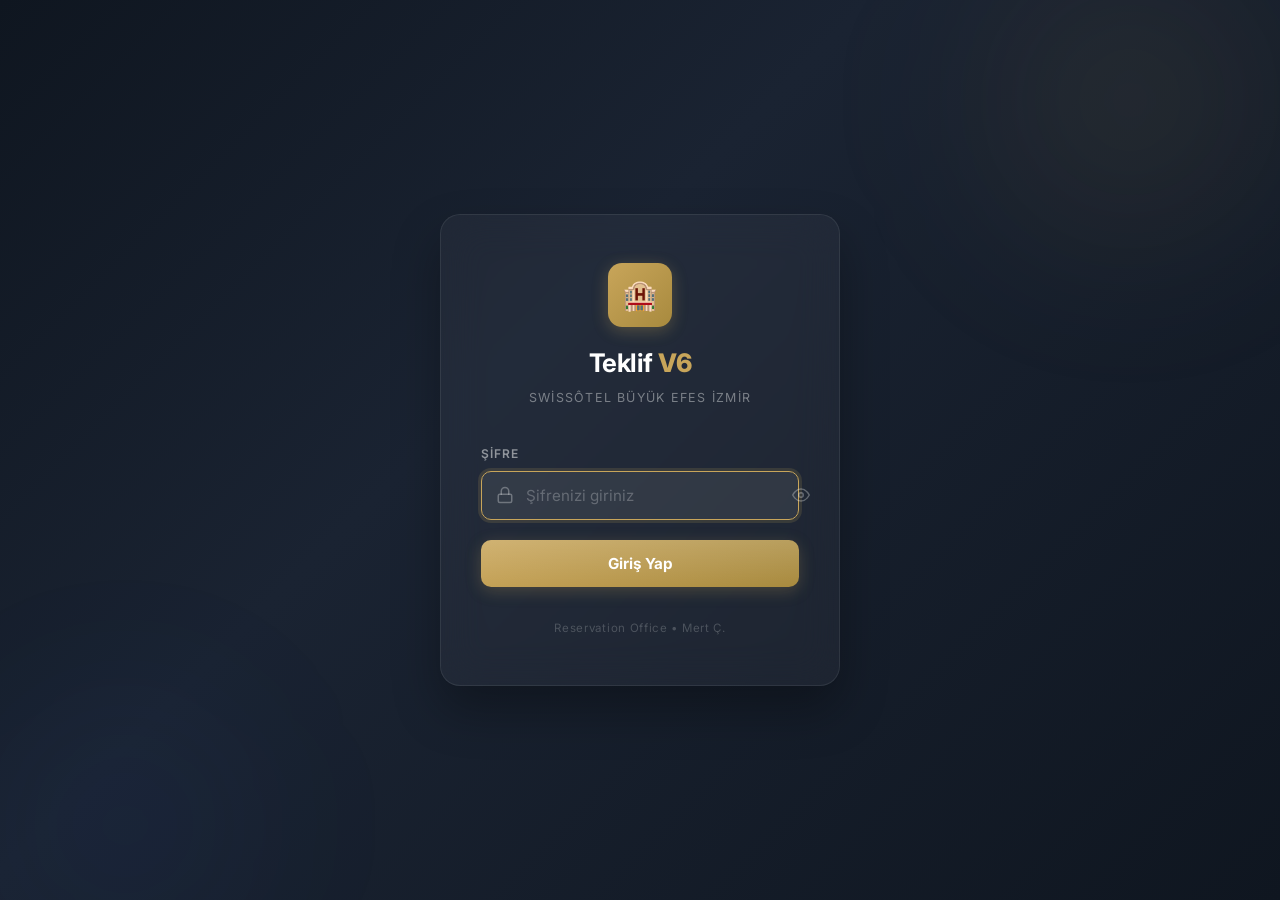
<file: index.html>
<!DOCTYPE html>
<html lang="tr">

<head>
    <meta charset="UTF-8">
    <meta name="viewport" content="width=device-width, initial-scale=1.0">
    <meta name="description" content="Swissôtel Büyük Efes İzmir - Profesyonel Teklif Oluşturucu">
    <title>Teklif V6 — Swissôtel Büyük Efes İzmir</title>
    <link rel="preconnect" href="https://fonts.googleapis.com">
    <link rel="preconnect" href="https://fonts.gstatic.com" crossorigin>
    <link
        href="https://fonts.googleapis.com/css2?family=Inter:wght@400;500;600;700;800&family=Lora:ital,wght@0,400;0,600;0,700;1,400&display=swap"
        rel="stylesheet">
    <link rel="stylesheet" href="styles.css">
</head>

<body>

    <!-- ===== Login Screen ===== -->
    <div class="login-overlay" id="loginOverlay">
        <div class="login-bg-glow login-glow-1"></div>
        <div class="login-bg-glow login-glow-2"></div>
        <div class="login-card">
            <div class="login-logo">
                <div class="login-logo-icon">🏨</div>
                <h1>Teklif <span>V6</span></h1>
                <p>Swissôtel Büyük Efes İzmir</p>
            </div>
            <div class="login-form">
                <label for="loginPassword">Şifre</label>
                <div class="login-input-wrapper">
                    <svg class="login-lock-icon" viewBox="0 0 24 24" fill="none" stroke="currentColor" stroke-width="2"
                        stroke-linecap="round" stroke-linejoin="round">
                        <rect x="3" y="11" width="18" height="11" rx="2" />
                        <path d="M7 11V7a5 5 0 0 1 10 0v4" />
                    </svg>
                    <input type="password" id="loginPassword" placeholder="Şifrenizi giriniz" autocomplete="off">
                    <button type="button" id="togglePassword" class="toggle-pw-btn" title="Şifreyi göster">
                        <svg id="eyeIcon" viewBox="0 0 24 24" fill="none" stroke="currentColor" stroke-width="2"
                            stroke-linecap="round" stroke-linejoin="round">
                            <path d="M1 12s4-8 11-8 11 8 11 8-4 8-11 8-11-8-11-8z" />
                            <circle cx="12" cy="12" r="3" />
                        </svg>
                    </button>
                </div>
                <div class="login-error" id="loginError">Şifre hatalı. Lütfen tekrar deneyiniz.</div>
                <button type="button" id="loginBtn" class="login-submit-btn">Giriş Yap</button>
            </div>
            <div class="login-footer">Reservation Office &bull; Mert Ç.</div>
        </div>
    </div>

    <!-- ===== Header ===== -->
    <header class="app-header">
        <div class="header-inner">
            <div class="logo-group">
                <div class="logo-icon">🏨</div>
                <div class="logo-text">
                    <h1>Teklif <span>V6</span></h1>
                    <p>Swissôtel Büyük Efes İzmir</p>
                </div>
            </div>
            <nav class="tab-nav" id="tabNav">
                <button class="tab-btn active" data-tab="tr" id="tab-tr">
                    <span class="flag">🇹🇷</span> TR Teklif
                </button>
                <button class="tab-btn" data-tab="en" id="tab-en">
                    <span class="flag">🇬🇧</span> ENG Offer
                </button>
            </nav>
        </div>
    </header>

    <!-- ===== Main Content ===== -->
    <main class="app-main">

        <!-- ====== TR SECTION ====== -->
        <section id="tr-section" class="tab-content active">
            <div class="content-grid">

                <!-- Proposal Letter -->
                <div class="proposal-card">
                    <div class="card-toolbar">
                        <h2><span class="icon">📋</span> Teklif Metni</h2>
                        <button class="copy-btn" id="trCopyBtn" title="Metni kopyala">
                            <svg viewBox="0 0 24 24" fill="none" stroke="currentColor" stroke-width="2"
                                stroke-linecap="round" stroke-linejoin="round">
                                <rect x="9" y="9" width="13" height="13" rx="2" />
                                <path d="M5 15H4a2 2 0 0 1-2-2V4a2 2 0 0 1 2-2h9a2 2 0 0 1 2 2v1" />
                            </svg>
                            <span>Kopyala</span>
                        </button>
                    </div>
                    <div class="proposal-body" id="tr-proposal">
                        <p>Merhabalar<span id="tr_nameSpan" class="dynamic-value"></span>,</p>
                        <p>Öncelikle Swissôtel Büyük Efes İzmir'e gösterdiğiniz ilgiye çok teşekkür ederiz.</p>
                        <p><span id="tr_girisDate" class="dynamic-value">x.x.25</span> giriş tarihli <span
                                id="tr_cikisDate" class="dynamic-value">x.x.25</span> çıkış tarihli talebiniz için
                            müsaitlik mevcut olup, konaklamanız için misafirlerimize öncelikle aşağıdaki oda tiplerini
                            önerebiliriz.</p>

                        <!-- Price Type Banners -->
                        <div id="tr_nonrefSection" class="info-banner nonref">
                            Size sunulan fiyatlar en uygun fiyatlardır ve ön
                            ödemeli, iptal edilemeyen, iade edilemeyen ve değiştirilemeyen fiyatlardır. Fiyatlarımız
                            sabit değildir, teklifimiz gün sonuna kadar geçerlidir.
                        </div>
                        <div id="tr_flexSection" class="info-banner flex">
                            Size sunulan fiyatlar, en uygun fiyatlardır ve giriş
                            tarihinden bir gün öncesine kadar iptal, iade ve değişiklik yapılabilen fiyatlardır.
                        </div>
                        <div id="tr_corporateSection" class="info-banner corporate">
                            Giriş gününe 24 saat kala (1 gün) iptal ve değişiklik
                            hakkı mevcut, flexible(esnek) ve şirketinize özel fiyatlardır.
                        </div>

                        <div class="commission-note">
                            Net fiyat üzerinden <strong>%10 komisyonunuz</strong> mevcuttur.<br>
                            İkinci kişi farkı KDV hariç <strong>20 / 15 / 45 Euro</strong>'dur.
                        </div>

                        <!-- Table 1: Standard Rooms -->
                        <table class="proposal-table">
                            <thead>
                                <tr>
                                    <th>Oda ve Suit Tiplerimiz</th>
                                    <th>m²</th>
                                    <th>Tek Kişi (Tek Gece)</th>
                                </tr>
                            </thead>
                            <tbody>
                                <tr>
                                    <td>Klasik Cadde Manzaralı Oda</td>
                                    <td><span class="m2-badge">27 m²</span></td>
                                    <td><span id="tr_priceKlasik" class="price-value">150</span> <span
                                            class="price-suffix">EUR · %5 servis bedeli, %12 vergiler hariç, kahvaltı
                                            dahil</span></td>
                                </tr>
                                <tr>
                                    <td>Advantage Bahçe Manzaralı Oda</td>
                                    <td><span class="m2-badge">27 m²</span></td>
                                    <td><span id="tr_priceAdvantage" class="price-value">175</span> <span
                                            class="price-suffix">EUR · %5 servis bedeli, %12 vergiler hariç, kahvaltı
                                            dahil</span></td>
                                </tr>
                            </tbody>
                        </table>

                        <p>Aşağıdaki odalar, klasik odalara göre konum olarak ana binaya daha yakındır. Odalarda hem duş
                            hem de küvet mevcuttur. Süitlerde ise jakuzi özellikli küvet mevcuttur.</p>

                        <div class="lounge-info">
                            <p>Executive veya süit oda almanız halinde <strong>Executive Lounge</strong> hizmetinden
                                ücretsiz faydalanabilirsiniz. <strong style="color:var(--color-danger);">8 yaş altı
                                    çocuk kabul edilmemektedir.</strong></p>
                            <p style="margin-top:10px;"><strong>Executive Lounge'da</strong> 07:00 – 10:00 arasında
                                kahvaltı, 14:00 – 17:00 arasında çay saati, 18:00 – 20:00 saatlerinde ise yerli alkol ve
                                alkolsüz içeceklerle birlikte 2 çeşit akşam yemeği büfesi mevcuttur.</p>
                        </div>

                        <!-- Table 2: Executive & Suites -->
                        <table class="proposal-table">
                            <thead>
                                <tr>
                                    <th>Oda ve Suit Tiplerimiz</th>
                                    <th>m²</th>
                                    <th>Tek Kişi (Tek Gece)</th>
                                </tr>
                            </thead>
                            <tbody>
                                <tr>
                                    <td>Executive Cadde Manzaralı Oda</td>
                                    <td><span class="m2-badge">27 m²</span></td>
                                    <td><span id="tr_priceExecCadde" class="price-value">250</span> <span
                                            class="price-suffix">EUR · %5 servis bedeli, %12 vergiler hariç, kahvaltı
                                            dahil</span></td>
                                </tr>
                                <tr>
                                    <td>Executive Bahçe Manzaralı Oda</td>
                                    <td><span class="m2-badge">27 m²</span></td>
                                    <td><span id="tr_priceExecBahce" class="price-value">285</span> <span
                                            class="price-suffix">EUR · %5 servis bedeli, %12 vergiler hariç, kahvaltı
                                            dahil</span></td>
                                </tr>
                                <tr>
                                    <td>Executive Deniz Manzaralı Oda</td>
                                    <td><span class="m2-badge">27 m²</span></td>
                                    <td><span id="tr_priceExecDeniz" class="price-value">300</span> <span
                                            class="price-suffix">EUR · %5 servis bedeli, %12 vergiler hariç, kahvaltı
                                            dahil</span></td>
                                </tr>
                                <tr>
                                    <td>Business Suite Bahçe Manzaralı</td>
                                    <td><span class="m2-badge">58 m²</span></td>
                                    <td><span id="tr_priceBusinessBahce" class="price-value">425</span> <span
                                            class="price-suffix">EUR · %5 servis bedeli, %12 vergiler hariç, kahvaltı
                                            dahil</span></td>
                                </tr>
                                <tr>
                                    <td>Business Suite Deniz Manzaralı</td>
                                    <td><span class="m2-badge">58 m²</span></td>
                                    <td><span id="tr_priceBusinessDeniz" class="price-value">475</span> <span
                                            class="price-suffix">EUR · %5 servis bedeli, %12 vergiler hariç, kahvaltı
                                            dahil</span></td>
                                </tr>
                                <tr>
                                    <td>Executive Suite Deniz Manzaralı</td>
                                    <td><span class="m2-badge">85 m²</span></td>
                                    <td><span id="tr_priceExecSuiteDeniz" class="price-value">575</span> <span
                                            class="price-suffix">EUR · %5 servis bedeli, %12 vergiler hariç, kahvaltı
                                            dahil</span></td>
                                </tr>
                            </tbody>
                        </table>

                        <p>Otelimizin fotoğraf galerisine <a href="https://www.swissotelbuyukefesizmir.com/gallery/"
                                target="_blank" rel="noopener">swissotelbuyukefesizmir.com/gallery</a> linkinden
                            ulaşabilirsiniz.</p>

                        <div class="info-item">Yukarıda belirtilen oda fiyatlarına <strong>%2 konaklama
                                vergisi</strong>, <strong>%10 KDV</strong>, <strong>5% servis bedeli gecelik</strong>
                            olarak eklenecektir.</div>
                        <div class="info-item">Otelimizde giriş saati <strong>14:00</strong>, çıkış saati
                            <strong>12:00</strong>'dir. Erken giriş & geç çıkış talepleriniz otelimizin müsaitliği
                            doğrultusunda gerçekleştirilecektir.
                        </div>
                        <div class="info-item">Olası ekstra harcamalarınız için giriş sırasında gecelik/oda başına
                            <strong>€100 / 3.500 TRY</strong> kredi kartından ön provizyon ya da nakit olarak talep
                            edilecektir.
                        </div>
                        <div class="info-item">Swissôtel Büyük Efes'te otopark hizmeti, konaklayan misafirlerimiz için
                            ücrete tabidir. Otopark hizmeti için ek ücret <strong>günlük 7 Euro / 250 TRY</strong>'dir.
                        </div>
                        <div class="info-item">Rezervasyonlarınız henüz gerçekleştirilmemiş olup kesin rezervasyon için
                            bilgilendirmenizi rica ederiz.</div>
                        <div class="info-item">Yardımcı olabileceğimiz her konuda lütfen bizimle iletişime geçiniz.
                        </div>
                    </div>
                </div>

                <!-- Input Panel -->
                <aside class="input-card">
                    <div class="card-toolbar">
                        <h2><span class="icon">⚙️</span> Bilgi Girişi</h2>
                    </div>
                    <div class="input-body">
                        <div class="form-group">
                            <label for="tr_isimInput">İsim</label>
                            <input type="text" id="tr_isimInput" placeholder="Örn: Mert Bey">
                        </div>
                        <div class="form-group">
                            <label for="tr_girisInput">Giriş Tarihi</label>
                            <input type="text" id="tr_girisInput" placeholder="Örn: 11.04.2025">
                        </div>
                        <div class="form-group">
                            <label for="tr_cikisInput">Çıkış Tarihi</label>
                            <input type="text" id="tr_cikisInput" placeholder="Örn: 13.04.2025">
                        </div>
                        <div class="form-group">
                            <label for="tr_fiyatInput">Baz Fiyat (EUR)</label>
                            <input type="number" id="tr_fiyatInput" placeholder="Örn: 150" step="0.01">
                        </div>
                        <div class="form-group">
                            <label for="tr_fiyatType">Fiyat Türü</label>
                            <select id="tr_fiyatType">
                                <option value="">Seçiniz...</option>
                                <option value="nonref">NONREF F5</option>
                                <option value="flex">FLEX F5</option>
                                <option value="corporate">CORPORATE</option>
                            </select>
                        </div>

                        <hr class="panel-divider">

                        <button type="button" id="tr_enableDiscountBtn" class="btn btn-success">
                            💰 İndirimi Aktifleştir
                        </button>

                        <div class="discount-section" style="margin-top:16px;">
                            <div class="section-label">📊 İndirim Ayarları</div>
                            <div class="form-group" style="margin-bottom:12px;">
                                <label for="tr_discountInput">İndirim Oranı (%)</label>
                                <input type="number" id="tr_discountInput" placeholder="Örn: 10" disabled>
                            </div>
                            <div class="section-label">Oda Baz Fiyatları</div>
                            <div class="discount-prices">
                                <input type="number" id="tr_priceInput1" placeholder="Klasik Cadde Manzaralı" disabled>
                                <input type="number" id="tr_priceInput2" placeholder="Advantage Bahçe Manzaralı"
                                    disabled>
                                <input type="number" id="tr_priceInput3" placeholder="Executive Cadde Manzaralı"
                                    disabled>
                                <input type="number" id="tr_priceInput4" placeholder="Executive Bahçe Manzaralı"
                                    disabled>
                                <input type="number" id="tr_priceInput5" placeholder="Executive Deniz Manzaralı"
                                    disabled>
                                <input type="number" id="tr_priceInput6" placeholder="Business Suite Bahçe" disabled>
                                <input type="number" id="tr_priceInput7" placeholder="Business Suite Deniz" disabled>
                                <input type="number" id="tr_priceInput8" placeholder="Executive Suite Deniz" disabled>
                            </div>
                            <button type="button" id="tr_applyDiscountBtn" class="btn btn-primary"
                                style="margin-top:14px;" disabled>
                                ✨ İndirimli Fiyatları Uygula
                            </button>
                        </div>
                    </div>
                </aside>
            </div>
        </section>

        <!-- ====== EN SECTION ====== -->
        <section id="en-section" class="tab-content">
            <div class="content-grid">

                <!-- Proposal Letter -->
                <div class="proposal-card">
                    <div class="card-toolbar">
                        <h2><span class="icon">📋</span> Offer Letter</h2>
                        <button class="copy-btn" id="enCopyBtn" title="Copy text">
                            <svg viewBox="0 0 24 24" fill="none" stroke="currentColor" stroke-width="2"
                                stroke-linecap="round" stroke-linejoin="round">
                                <rect x="9" y="9" width="13" height="13" rx="2" />
                                <path d="M5 15H4a2 2 0 0 1-2-2V4a2 2 0 0 1 2-2h9a2 2 0 0 1 2 2v1" />
                            </svg>
                            <span>Copy</span>
                        </button>
                    </div>
                    <div class="proposal-body" id="en-proposal">
                        <p>Good Day, Dear<span id="en_nameSpan" class="dynamic-value"></span>,</p>
                        <p>First of all, we would like to thank you for your kind interest in Swissôtel Buyuk Efes,
                            Izmir.</p>
                        <p>We have availability for your request dated <span id="en_girisDate"
                                class="dynamic-value">x.x.25</span> for check‑in on <span id="en_cikisDate"
                                class="dynamic-value">x.x.25</span>. For your accommodation, we would like to kindly
                            recommend the following room types.</p>

                        <!-- Price Type Banners -->
                        <div id="en_nonrefSection" class="info-banner nonref">
                            The prices offered to you are the most affordable; these
                            are the prices for which no cancellation, refund or change can be made. Our prices are not
                            fixed, and our offer is valid until the end of the day.
                        </div>
                        <div id="en_flexSection" class="info-banner flex">
                            The prices offered to you are the most competitive rates
                            and are cancellable, refundable, and changeable until one day prior to the check‑in date.
                            Our prices are not fixed, and our offer is valid until the end of the day.
                        </div>
                        <div id="en_corporateSection" class="info-banner corporate">
                            These are flexible and company‑specific prices, with the
                            right to cancel until 16:00 on the day of arrival.
                        </div>

                        <div class="commission-note">
                            The price difference for the second person is <strong>20 / 15 / 45 Euros</strong> excluding
                            VAT.
                        </div>

                        <!-- Table 1: Standard Rooms -->
                        <table class="proposal-table">
                            <thead>
                                <tr>
                                    <th>Room and Suite Types</th>
                                    <th>m²</th>
                                    <th>One Person (Per Night)</th>
                                </tr>
                            </thead>
                            <tbody>
                                <tr>
                                    <td>Classic Street View Room</td>
                                    <td><span class="m2-badge">27 m²</span></td>
                                    <td><span id="en_priceClassic" class="price-value">120</span> <span
                                            class="price-suffix">EUR · %12 taxes, %5 service charge excluded, breakfast
                                            included</span></td>
                                </tr>
                                <tr>
                                    <td>Classic Garden View Room</td>
                                    <td><span class="m2-badge">27 m²</span></td>
                                    <td><span id="en_priceClassicGarden" class="price-value">145</span> <span
                                            class="price-suffix">EUR · %12 taxes, %5 service charge excluded, breakfast
                                            included</span></td>
                                </tr>
                            </tbody>
                        </table>

                        <p>The rooms below are closer to the main building compared to the classic rooms. They feature
                            both a shower and a bathtub. Suites come with a jacuzzi‑equipped bathtub.</p>

                        <div class="lounge-info">
                            <p>If you choose an Executive or Suite room, you can benefit from the <strong>Executive
                                    Lounge</strong> service free of charge. <strong
                                    style="color:var(--color-danger);">Children under 8 years of age are not
                                    permitted.</strong></p>
                            <p style="margin-top:10px;"><strong>Executive Lounge</strong> offers breakfast from 07:00 to
                                10:00, tea time from 14:00 to 17:00, and in the evening from 18:00 to 20:00, with two
                                types of dinner buffets available along with local alcoholic and non‑alcoholic
                                beverages.</p>
                        </div>

                        <!-- Table 2: Executive & Suites -->
                        <table class="proposal-table">
                            <thead>
                                <tr>
                                    <th>Room and Suite Types</th>
                                    <th>m²</th>
                                    <th>One Person (Per Night)</th>
                                </tr>
                            </thead>
                            <tbody>
                                <tr>
                                    <td>Executive City View Room</td>
                                    <td><span class="m2-badge">27 m²</span></td>
                                    <td><span id="en_priceExecCity" class="price-value">255</span> <span
                                            class="price-suffix">EUR · %12 taxes, %5 service charge excluded, breakfast
                                            included</span></td>
                                </tr>
                                <tr>
                                    <td>Executive Garden View Room</td>
                                    <td><span class="m2-badge">27 m²</span></td>
                                    <td><span id="en_priceExecGarden" class="price-value">255</span> <span
                                            class="price-suffix">EUR · %12 taxes, %5 service charge excluded, breakfast
                                            included</span></td>
                                </tr>
                                <tr>
                                    <td>Executive Sea View Room</td>
                                    <td><span class="m2-badge">27 m²</span></td>
                                    <td><span id="en_priceExecSea" class="price-value">270</span> <span
                                            class="price-suffix">EUR · %12 taxes, %5 service charge excluded, breakfast
                                            included</span></td>
                                </tr>
                                <tr>
                                    <td>Business Suite Garden View</td>
                                    <td><span class="m2-badge">58 m²</span></td>
                                    <td><span id="en_priceBusinessGarden" class="price-value">395</span> <span
                                            class="price-suffix">EUR · %12 taxes, %5 service charge excluded, breakfast
                                            included</span></td>
                                </tr>
                                <tr>
                                    <td>Business Suite Sea View</td>
                                    <td><span class="m2-badge">58 m²</span></td>
                                    <td><span id="en_priceBusinessSea" class="price-value">445</span> <span
                                            class="price-suffix">EUR · %12 taxes, %5 service charge excluded, breakfast
                                            included</span></td>
                                </tr>
                                <tr>
                                    <td>Executive Suite Sea View</td>
                                    <td><span class="m2-badge">85 m²</span></td>
                                    <td><span id="en_priceExecSuite" class="price-value">545</span> <span
                                            class="price-suffix">EUR · %12 taxes, %5 service charge excluded, breakfast
                                            included</span></td>
                                </tr>
                            </tbody>
                        </table>

                        <p>Above given guest room rates are exclusive of <strong>%2 accommodation tax</strong>,
                            <strong>10% VAT</strong>, <strong>5% service charge per day</strong>.
                        </p>

                        <div class="info-item">Our check‑in time is <strong>14:00</strong>, and check‑out time is
                            <strong>12:00</strong>. Early check‑in requests will be accommodated based on the
                            availability of our hotel.
                        </div>
                        <div class="info-item">During check‑in, a pre‑authorization of <strong>€100 / 3,500 TRY per
                                night/room</strong> will be requested on your credit card or in cash for possible
                            additional expenses.</div>
                        <div class="info-item">The parking service at Swissôtel Buyuk Efes is available for a fee for
                            our staying guests. The daily charge for the parking service is <strong>7 Euros / 250
                                TRY</strong>.</div>
                        <div class="info-item">You can access our hotel's photo gallery from: <a
                                href="https://www.swissotelbuyukefesizmir.com/gallery/" target="_blank"
                                rel="noopener">swissotelbuyukefesizmir.com/gallery</a></div>
                        <div class="info-item">Your reservations have not been made yet and will be made based on your
                            approval.</div>
                        <div class="info-item">We are waiting for your reply.</div>
                    </div>
                </div>

                <!-- Input Panel -->
                <aside class="input-card">
                    <div class="card-toolbar">
                        <h2><span class="icon">⚙️</span> Enter Information</h2>
                    </div>
                    <div class="input-body">
                        <div class="form-group">
                            <label for="en_nameInput">Name</label>
                            <input type="text" id="en_nameInput" placeholder="e.g., Mr. Smith">
                        </div>
                        <div class="form-group">
                            <label for="en_checkinInput">Check-in Date</label>
                            <input type="text" id="en_checkinInput" placeholder="e.g., 11.04.2025">
                        </div>
                        <div class="form-group">
                            <label for="en_checkoutInput">Check-out Date</label>
                            <input type="text" id="en_checkoutInput" placeholder="e.g., 13.04.2025">
                        </div>
                        <div class="form-group">
                            <label for="en_priceInput">Base Price (EUR)</label>
                            <input type="number" id="en_priceInput" placeholder="e.g., 120" step="0.01">
                        </div>
                        <div class="form-group">
                            <label for="en_priceType">Price Type</label>
                            <select id="en_priceType">
                                <option value="">Select...</option>
                                <option value="nonref">NONREF F5</option>
                                <option value="flex">FLEX F5</option>
                                <option value="corporate">CORPORATE</option>
                            </select>
                        </div>

                        <hr class="panel-divider">

                        <button type="button" id="en_enableDiscountBtn" class="btn btn-success">
                            💰 Enable Discount
                        </button>

                        <div class="discount-section" style="margin-top:16px;">
                            <div class="section-label">📊 Discount Settings</div>
                            <div class="form-group" style="margin-bottom:12px;">
                                <label for="en_discountInput">Discount Rate (%)</label>
                                <input type="number" id="en_discountInput" placeholder="e.g., 10" disabled>
                            </div>
                            <div class="section-label">Room Base Prices</div>
                            <div class="discount-prices">
                                <input type="number" id="en_priceInput1" placeholder="Classic Street View Room"
                                    disabled>
                                <input type="number" id="en_priceInput2" placeholder="Classic Garden View Room"
                                    disabled>
                                <input type="number" id="en_priceInput3" placeholder="Executive City View Room"
                                    disabled>
                                <input type="number" id="en_priceInput4" placeholder="Executive Garden View Room"
                                    disabled>
                                <input type="number" id="en_priceInput5" placeholder="Executive Sea View Room" disabled>
                                <input type="number" id="en_priceInput6" placeholder="Business Suite Garden View"
                                    disabled>
                                <input type="number" id="en_priceInput7" placeholder="Business Suite Sea View" disabled>
                                <input type="number" id="en_priceInput8" placeholder="Executive Suite Sea View"
                                    disabled>
                            </div>
                            <button type="button" id="en_applyDiscountBtn" class="btn btn-primary"
                                style="margin-top:14px;" disabled>
                                ✨ Apply Discounted Prices
                            </button>
                        </div>
                    </div>
                </aside>
            </div>
        </section>

    </main>

    <!-- ===== Footer ===== -->
    <footer class="app-footer">
        <div class="footer-inner">
            <span>Reservation Office</span>
            <span class="dot"></span>
            <span>Mert Ç.</span>
        </div>
    </footer>

    <!-- Toast Container -->
    <div class="toast-container" id="toastContainer"></div>

    <script src="app.js"></script>
</body>

</html>
</file>
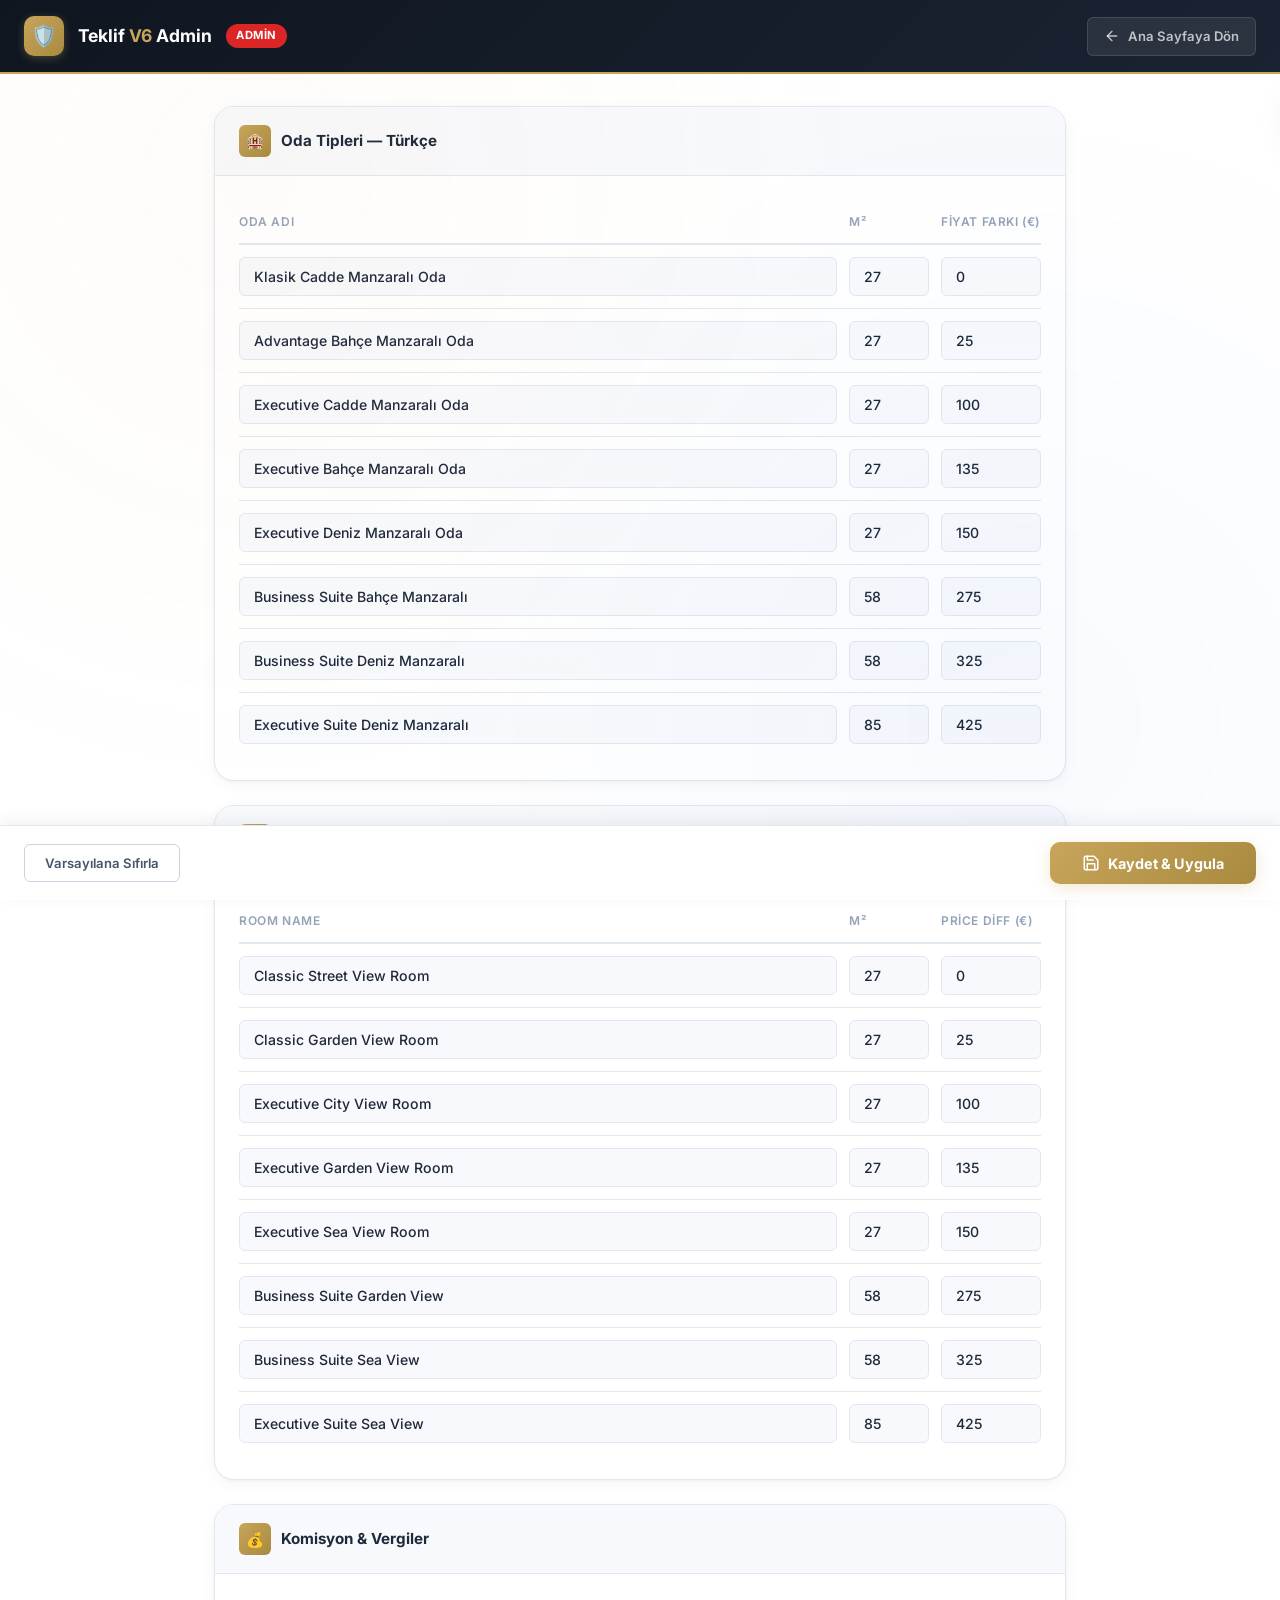
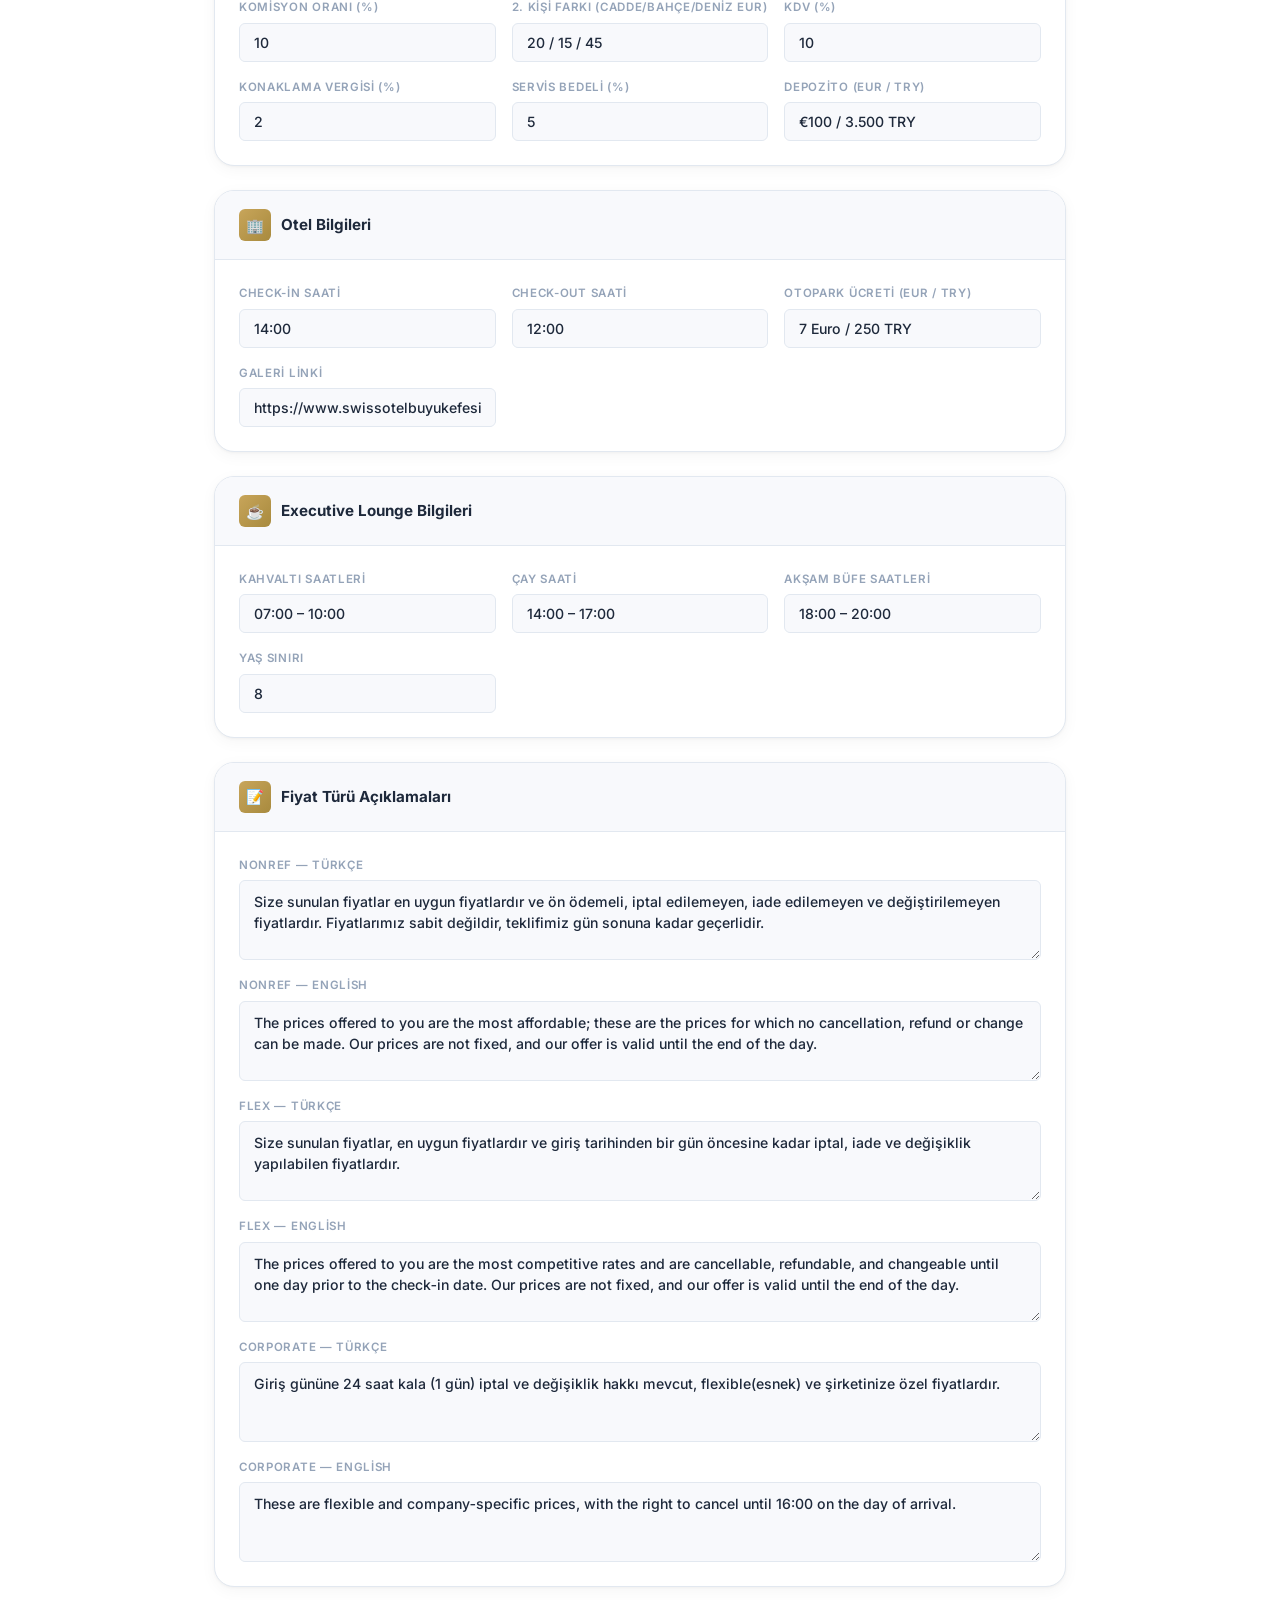
<file: admin.html>
<!DOCTYPE html>
<html lang="tr">

<head>
    <meta charset="UTF-8">
    <meta name="viewport" content="width=device-width, initial-scale=1.0">
    <title>Admin Panel — Teklif V6</title>
    <link rel="preconnect" href="https://fonts.googleapis.com">
    <link rel="preconnect" href="https://fonts.gstatic.com" crossorigin>
    <link
        href="https://fonts.googleapis.com/css2?family=Inter:wght@400;500;600;700;800&family=Lora:ital,wght@0,400;0,600;0,700;1,400&display=swap"
        rel="stylesheet">
    <link rel="stylesheet" href="styles.css">
    <style>
        /* Admin-specific styles */
        body {
            background: var(--bg-main);
        }

        .admin-header {
            background: linear-gradient(135deg, #0f1620, #1a2332);
            padding: 16px 24px;
            display: flex;
            align-items: center;
            justify-content: space-between;
            border-bottom: 2px solid var(--color-accent);
            position: sticky;
            top: 0;
            z-index: 100;
        }

        .admin-header .logo-group {
            display: flex;
            align-items: center;
            gap: 14px;
        }

        .admin-header .logo-icon {
            width: 40px;
            height: 40px;
            border-radius: var(--radius-md);
            background: linear-gradient(135deg, var(--color-accent), var(--color-accent-dark));
            display: flex;
            align-items: center;
            justify-content: center;
            font-size: 1.3rem;
        }

        .admin-header h1 {
            color: #fff;
            font-size: 1.1rem;
            font-weight: 700;
        }

        .admin-header h1 span {
            color: var(--color-accent);
        }

        .admin-header .badge {
            background: var(--color-danger);
            color: #fff;
            padding: 3px 10px;
            border-radius: var(--radius-full);
            font-size: 0.7rem;
            font-weight: 700;
            text-transform: uppercase;
            letter-spacing: 0.05em;
        }

        .admin-header .back-btn {
            display: inline-flex;
            align-items: center;
            gap: 8px;
            padding: 8px 16px;
            background: rgba(255, 255, 255, 0.08);
            border: 1px solid rgba(255, 255, 255, 0.12);
            border-radius: var(--radius-sm);
            color: rgba(255, 255, 255, 0.7);
            font-family: var(--font-sans);
            font-size: 0.82rem;
            font-weight: 600;
            cursor: pointer;
            transition: all 0.2s ease;
            text-decoration: none;
        }

        .admin-header .back-btn:hover {
            background: rgba(255, 255, 255, 0.12);
            color: #fff;
        }

        .admin-header .back-btn svg {
            width: 16px;
            height: 16px;
        }

        .admin-container {
            max-width: 900px;
            margin: 0 auto;
            padding: 32px 24px 60px;
        }

        .admin-section {
            background: var(--bg-card);
            border: 1px solid var(--border-light);
            border-radius: var(--radius-xl);
            margin-bottom: 24px;
            overflow: hidden;
            box-shadow: var(--shadow-card);
        }

        .admin-section-header {
            padding: 18px 24px;
            background: var(--bg-input);
            border-bottom: 1px solid var(--border-light);
            display: flex;
            align-items: center;
            gap: 10px;
        }

        .admin-section-header h2 {
            font-size: 0.95rem;
            font-weight: 700;
            color: var(--text-primary);
        }

        .admin-section-header .section-icon {
            width: 32px;
            height: 32px;
            border-radius: var(--radius-sm);
            background: linear-gradient(135deg, var(--color-accent), var(--color-accent-dark));
            display: flex;
            align-items: center;
            justify-content: center;
            font-size: 0.9rem;
        }

        .admin-section-body {
            padding: 24px;
        }

        .admin-grid {
            display: grid;
            grid-template-columns: repeat(auto-fill, minmax(220px, 1fr));
            gap: 16px;
        }

        .admin-grid-wide {
            grid-template-columns: 1fr;
        }

        .admin-field {
            display: flex;
            flex-direction: column;
            gap: 6px;
        }

        .admin-field label {
            font-size: 0.72rem;
            font-weight: 600;
            color: var(--text-muted);
            text-transform: uppercase;
            letter-spacing: 0.06em;
        }

        .admin-field input,
        .admin-field textarea {
            padding: 10px 14px;
            border: 1.5px solid var(--border-light);
            border-radius: var(--radius-sm);
            background: var(--bg-input);
            color: var(--text-primary);
            font-family: var(--font-sans);
            font-size: 0.88rem;
            font-weight: 500;
            transition: border-color 0.2s, box-shadow 0.2s;
            outline: none;
        }

        .admin-field textarea {
            min-height: 80px;
            resize: vertical;
            line-height: 1.5;
        }

        .admin-field input:focus,
        .admin-field textarea:focus {
            border-color: var(--color-accent);
            box-shadow: 0 0 0 3px var(--color-accent-glow);
        }

        .admin-field .field-hint {
            font-size: 0.7rem;
            color: var(--text-muted);
            font-style: italic;
        }

        .admin-room-row {
            display: grid;
            grid-template-columns: 2fr 80px 100px;
            gap: 12px;
            align-items: end;
            padding: 12px 0;
            border-bottom: 1px solid var(--border-light);
        }

        .admin-room-row:last-child {
            border-bottom: none;
        }

        .admin-actions {
            position: sticky;
            bottom: 0;
            background: var(--bg-card);
            border-top: 1px solid var(--border-light);
            padding: 16px 24px;
            display: flex;
            align-items: center;
            justify-content: space-between;
            gap: 16px;
            box-shadow: 0 -4px 16px rgba(0, 0, 0, 0.06);
            z-index: 50;
        }

        .admin-actions .save-btn {
            display: inline-flex;
            align-items: center;
            gap: 8px;
            padding: 12px 32px;
            background: linear-gradient(135deg, var(--color-accent), var(--color-accent-dark));
            color: #fff;
            border: none;
            border-radius: var(--radius-md);
            font-family: var(--font-sans);
            font-size: 0.9rem;
            font-weight: 700;
            cursor: pointer;
            transition: all 0.25s ease;
            box-shadow: 0 4px 16px rgba(200, 165, 90, 0.25);
        }

        .admin-actions .save-btn:hover {
            transform: translateY(-2px);
            box-shadow: 0 6px 24px rgba(200, 165, 90, 0.35);
        }

        .admin-actions .save-btn svg {
            width: 18px;
            height: 18px;
        }

        .admin-actions .reset-btn {
            padding: 10px 20px;
            background: transparent;
            border: 1.5px solid var(--border-medium);
            border-radius: var(--radius-sm);
            color: var(--text-secondary);
            font-family: var(--font-sans);
            font-size: 0.82rem;
            font-weight: 600;
            cursor: pointer;
            transition: all 0.2s ease;
        }

        .admin-actions .reset-btn:hover {
            border-color: var(--color-danger);
            color: var(--color-danger);
        }

        .save-toast {
            position: fixed;
            top: 80px;
            right: 24px;
            padding: 14px 24px;
            background: var(--color-success);
            color: #fff;
            border-radius: var(--radius-md);
            font-size: 0.85rem;
            font-weight: 600;
            box-shadow: var(--shadow-xl);
            transform: translateX(120%);
            transition: transform 0.35s ease;
            z-index: 9999;
        }

        .save-toast.show {
            transform: translateX(0);
        }

        @media (max-width: 640px) {
            .admin-grid {
                grid-template-columns: 1fr;
            }

            .admin-room-row {
                grid-template-columns: 1fr 1fr;
            }

            .admin-actions {
                flex-direction: column;
            }

            .admin-header {
                flex-wrap: wrap;
                gap: 12px;
            }
        }
    </style>
</head>

<body>

    <!-- Header -->
    <header class="admin-header">
        <div class="logo-group">
            <div class="logo-icon">🛡️</div>
            <div>
                <h1>Teklif <span>V6</span> Admin</h1>
            </div>
            <span class="badge">Admin</span>
        </div>
        <a href="index.html" class="back-btn">
            <svg viewBox="0 0 24 24" fill="none" stroke="currentColor" stroke-width="2" stroke-linecap="round"
                stroke-linejoin="round">
                <line x1="19" y1="12" x2="5" y2="12" />
                <polyline points="12 19 5 12 12 5" />
            </svg>
            Ana Sayfaya Dön
        </a>
    </header>

    <div class="admin-container">

        <!-- Oda Tipleri TR -->
        <div class="admin-section">
            <div class="admin-section-header">
                <div class="section-icon">🏨</div>
                <h2>Oda Tipleri — Türkçe</h2>
            </div>
            <div class="admin-section-body">
                <div class="admin-room-row"
                    style="font-weight:600; font-size:0.75rem; color:var(--text-muted); text-transform:uppercase; letter-spacing:0.05em; border-bottom:2px solid var(--border-light);">
                    <span>Oda Adı</span>
                    <span>m²</span>
                    <span>Fiyat Farkı (€)</span>
                </div>
                <div class="admin-room-row">
                    <div class="admin-field"><input type="text" id="cfg_tr_room1" value="Klasik Cadde Manzaralı Oda">
                    </div>
                    <div class="admin-field"><input type="text" id="cfg_tr_m2_1" value="27"></div>
                    <div class="admin-field"><input type="number" id="cfg_tr_add1" value="0"></div>
                </div>
                <div class="admin-room-row">
                    <div class="admin-field"><input type="text" id="cfg_tr_room2" value="Advantage Bahçe Manzaralı Oda">
                    </div>
                    <div class="admin-field"><input type="text" id="cfg_tr_m2_2" value="27"></div>
                    <div class="admin-field"><input type="number" id="cfg_tr_add2" value="25"></div>
                </div>
                <div class="admin-room-row">
                    <div class="admin-field"><input type="text" id="cfg_tr_room3" value="Executive Cadde Manzaralı Oda">
                    </div>
                    <div class="admin-field"><input type="text" id="cfg_tr_m2_3" value="27"></div>
                    <div class="admin-field"><input type="number" id="cfg_tr_add3" value="100"></div>
                </div>
                <div class="admin-room-row">
                    <div class="admin-field"><input type="text" id="cfg_tr_room4" value="Executive Bahçe Manzaralı Oda">
                    </div>
                    <div class="admin-field"><input type="text" id="cfg_tr_m2_4" value="27"></div>
                    <div class="admin-field"><input type="number" id="cfg_tr_add4" value="135"></div>
                </div>
                <div class="admin-room-row">
                    <div class="admin-field"><input type="text" id="cfg_tr_room5" value="Executive Deniz Manzaralı Oda">
                    </div>
                    <div class="admin-field"><input type="text" id="cfg_tr_m2_5" value="27"></div>
                    <div class="admin-field"><input type="number" id="cfg_tr_add5" value="150"></div>
                </div>
                <div class="admin-room-row">
                    <div class="admin-field"><input type="text" id="cfg_tr_room6"
                            value="Business Suite Bahçe Manzaralı"></div>
                    <div class="admin-field"><input type="text" id="cfg_tr_m2_6" value="58"></div>
                    <div class="admin-field"><input type="number" id="cfg_tr_add6" value="275"></div>
                </div>
                <div class="admin-room-row">
                    <div class="admin-field"><input type="text" id="cfg_tr_room7"
                            value="Business Suite Deniz Manzaralı"></div>
                    <div class="admin-field"><input type="text" id="cfg_tr_m2_7" value="58"></div>
                    <div class="admin-field"><input type="number" id="cfg_tr_add7" value="325"></div>
                </div>
                <div class="admin-room-row">
                    <div class="admin-field"><input type="text" id="cfg_tr_room8"
                            value="Executive Suite Deniz Manzaralı"></div>
                    <div class="admin-field"><input type="text" id="cfg_tr_m2_8" value="85"></div>
                    <div class="admin-field"><input type="number" id="cfg_tr_add8" value="425"></div>
                </div>
            </div>
        </div>

        <!-- Oda Tipleri EN -->
        <div class="admin-section">
            <div class="admin-section-header">
                <div class="section-icon">🌍</div>
                <h2>Room Types — English</h2>
            </div>
            <div class="admin-section-body">
                <div class="admin-room-row"
                    style="font-weight:600; font-size:0.75rem; color:var(--text-muted); text-transform:uppercase; letter-spacing:0.05em; border-bottom:2px solid var(--border-light);">
                    <span>Room Name</span>
                    <span>m²</span>
                    <span>Price Diff (€)</span>
                </div>
                <div class="admin-room-row">
                    <div class="admin-field"><input type="text" id="cfg_en_room1" value="Classic Street View Room">
                    </div>
                    <div class="admin-field"><input type="text" id="cfg_en_m2_1" value="27"></div>
                    <div class="admin-field"><input type="number" id="cfg_en_add1" value="0"></div>
                </div>
                <div class="admin-room-row">
                    <div class="admin-field"><input type="text" id="cfg_en_room2" value="Classic Garden View Room">
                    </div>
                    <div class="admin-field"><input type="text" id="cfg_en_m2_2" value="27"></div>
                    <div class="admin-field"><input type="number" id="cfg_en_add2" value="25"></div>
                </div>
                <div class="admin-room-row">
                    <div class="admin-field"><input type="text" id="cfg_en_room3" value="Executive City View Room">
                    </div>
                    <div class="admin-field"><input type="text" id="cfg_en_m2_3" value="27"></div>
                    <div class="admin-field"><input type="number" id="cfg_en_add3" value="100"></div>
                </div>
                <div class="admin-room-row">
                    <div class="admin-field"><input type="text" id="cfg_en_room4" value="Executive Garden View Room">
                    </div>
                    <div class="admin-field"><input type="text" id="cfg_en_m2_4" value="27"></div>
                    <div class="admin-field"><input type="number" id="cfg_en_add4" value="135"></div>
                </div>
                <div class="admin-room-row">
                    <div class="admin-field"><input type="text" id="cfg_en_room5" value="Executive Sea View Room"></div>
                    <div class="admin-field"><input type="text" id="cfg_en_m2_5" value="27"></div>
                    <div class="admin-field"><input type="number" id="cfg_en_add5" value="150"></div>
                </div>
                <div class="admin-room-row">
                    <div class="admin-field"><input type="text" id="cfg_en_room6" value="Business Suite Garden View">
                    </div>
                    <div class="admin-field"><input type="text" id="cfg_en_m2_6" value="58"></div>
                    <div class="admin-field"><input type="number" id="cfg_en_add6" value="275"></div>
                </div>
                <div class="admin-room-row">
                    <div class="admin-field"><input type="text" id="cfg_en_room7" value="Business Suite Sea View"></div>
                    <div class="admin-field"><input type="text" id="cfg_en_m2_7" value="58"></div>
                    <div class="admin-field"><input type="number" id="cfg_en_add7" value="325"></div>
                </div>
                <div class="admin-room-row">
                    <div class="admin-field"><input type="text" id="cfg_en_room8" value="Executive Suite Sea View">
                    </div>
                    <div class="admin-field"><input type="text" id="cfg_en_m2_8" value="85"></div>
                    <div class="admin-field"><input type="number" id="cfg_en_add8" value="425"></div>
                </div>
            </div>
        </div>

        <!-- Komisyon & Vergiler -->
        <div class="admin-section">
            <div class="admin-section-header">
                <div class="section-icon">💰</div>
                <h2>Komisyon & Vergiler</h2>
            </div>
            <div class="admin-section-body">
                <div class="admin-grid">
                    <div class="admin-field">
                        <label>Komisyon Oranı (%)</label>
                        <input type="number" id="cfg_commission" value="10">
                    </div>
                    <div class="admin-field">
                        <label>2. Kişi Farkı (Cadde/Bahçe/Deniz EUR)</label>
                        <input type="text" id="cfg_secondPerson" value="20 / 15 / 45">
                    </div>
                    <div class="admin-field">
                        <label>KDV (%)</label>
                        <input type="number" id="cfg_vat" value="10">
                    </div>
                    <div class="admin-field">
                        <label>Konaklama Vergisi (%)</label>
                        <input type="number" id="cfg_accTax" value="2">
                    </div>
                    <div class="admin-field">
                        <label>Servis Bedeli (%)</label>
                        <input type="number" id="cfg_service" value="5">
                    </div>
                    <div class="admin-field">
                        <label>Depozito (EUR / TRY)</label>
                        <input type="text" id="cfg_deposit" value="€100 / 3.500 TRY">
                    </div>
                </div>
            </div>
        </div>

        <!-- Otel Bilgileri -->
        <div class="admin-section">
            <div class="admin-section-header">
                <div class="section-icon">🏢</div>
                <h2>Otel Bilgileri</h2>
            </div>
            <div class="admin-section-body">
                <div class="admin-grid">
                    <div class="admin-field">
                        <label>Check-in Saati</label>
                        <input type="text" id="cfg_checkin" value="14:00">
                    </div>
                    <div class="admin-field">
                        <label>Check-out Saati</label>
                        <input type="text" id="cfg_checkout" value="12:00">
                    </div>
                    <div class="admin-field">
                        <label>Otopark Ücreti (EUR / TRY)</label>
                        <input type="text" id="cfg_parking" value="7 Euro / 250 TRY">
                    </div>
                    <div class="admin-field">
                        <label>Galeri Linki</label>
                        <input type="url" id="cfg_gallery" value="https://www.swissotelbuyukefesizmir.com/gallery/">
                    </div>
                </div>
            </div>
        </div>

        <!-- Executive Lounge -->
        <div class="admin-section">
            <div class="admin-section-header">
                <div class="section-icon">☕</div>
                <h2>Executive Lounge Bilgileri</h2>
            </div>
            <div class="admin-section-body">
                <div class="admin-grid">
                    <div class="admin-field">
                        <label>Kahvaltı Saatleri</label>
                        <input type="text" id="cfg_lounge_breakfast" value="07:00 – 10:00">
                    </div>
                    <div class="admin-field">
                        <label>Çay Saati</label>
                        <input type="text" id="cfg_lounge_tea" value="14:00 – 17:00">
                    </div>
                    <div class="admin-field">
                        <label>Akşam Büfe Saatleri</label>
                        <input type="text" id="cfg_lounge_dinner" value="18:00 – 20:00">
                    </div>
                    <div class="admin-field">
                        <label>Yaş Sınırı</label>
                        <input type="number" id="cfg_lounge_age" value="8">
                    </div>
                </div>
            </div>
        </div>

        <!-- Fiyat Türü Metinleri -->
        <div class="admin-section">
            <div class="admin-section-header">
                <div class="section-icon">📝</div>
                <h2>Fiyat Türü Açıklamaları</h2>
            </div>
            <div class="admin-section-body">
                <div class="admin-grid admin-grid-wide">
                    <div class="admin-field">
                        <label>NONREF — Türkçe</label>
                        <textarea
                            id="cfg_nonref_tr">Size sunulan fiyatlar en uygun fiyatlardır ve ön ödemeli, iptal edilemeyen, iade edilemeyen ve değiştirilemeyen fiyatlardır. Fiyatlarımız sabit değildir, teklifimiz gün sonuna kadar geçerlidir.</textarea>
                    </div>
                    <div class="admin-field">
                        <label>NONREF — English</label>
                        <textarea
                            id="cfg_nonref_en">The prices offered to you are the most affordable; these are the prices for which no cancellation, refund or change can be made. Our prices are not fixed, and our offer is valid until the end of the day.</textarea>
                    </div>
                    <div class="admin-field">
                        <label>FLEX — Türkçe</label>
                        <textarea
                            id="cfg_flex_tr">Size sunulan fiyatlar, en uygun fiyatlardır ve giriş tarihinden bir gün öncesine kadar iptal, iade ve değişiklik yapılabilen fiyatlardır.</textarea>
                    </div>
                    <div class="admin-field">
                        <label>FLEX — English</label>
                        <textarea
                            id="cfg_flex_en">The prices offered to you are the most competitive rates and are cancellable, refundable, and changeable until one day prior to the check‑in date. Our prices are not fixed, and our offer is valid until the end of the day.</textarea>
                    </div>
                    <div class="admin-field">
                        <label>CORPORATE — Türkçe</label>
                        <textarea
                            id="cfg_corporate_tr">Giriş gününe 24 saat kala (1 gün) iptal ve değişiklik hakkı mevcut, flexible(esnek) ve şirketinize özel fiyatlardır.</textarea>
                    </div>
                    <div class="admin-field">
                        <label>CORPORATE — English</label>
                        <textarea
                            id="cfg_corporate_en">These are flexible and company‑specific prices, with the right to cancel until 16:00 on the day of arrival.</textarea>
                    </div>
                </div>
            </div>
        </div>

    </div>

    <!-- Bottom Actions Bar -->
    <div class="admin-actions">
        <button class="reset-btn" id="resetBtn">Varsayılana Sıfırla</button>
        <button class="save-btn" id="saveBtn">
            <svg viewBox="0 0 24 24" fill="none" stroke="currentColor" stroke-width="2" stroke-linecap="round"
                stroke-linejoin="round">
                <path d="M19 21H5a2 2 0 0 1-2-2V5a2 2 0 0 1 2-2h11l5 5v11a2 2 0 0 1-2 2z" />
                <polyline points="17 21 17 13 7 13 7 21" />
                <polyline points="7 3 7 8 15 8" />
            </svg>
            Kaydet & Uygula
        </button>
    </div>

    <!-- Save Toast -->
    <div class="save-toast" id="saveToast">✅ Ayarlar kaydedildi!</div>

    <script>
        const CONFIG_KEY = 'teklif_v6_config';

        // All configurable field IDs
        const FIELDS = [
            // TR rooms
            'cfg_tr_room1', 'cfg_tr_room2', 'cfg_tr_room3', 'cfg_tr_room4',
            'cfg_tr_room5', 'cfg_tr_room6', 'cfg_tr_room7', 'cfg_tr_room8',
            'cfg_tr_m2_1', 'cfg_tr_m2_2', 'cfg_tr_m2_3', 'cfg_tr_m2_4',
            'cfg_tr_m2_5', 'cfg_tr_m2_6', 'cfg_tr_m2_7', 'cfg_tr_m2_8',
            'cfg_tr_add1', 'cfg_tr_add2', 'cfg_tr_add3', 'cfg_tr_add4',
            'cfg_tr_add5', 'cfg_tr_add6', 'cfg_tr_add7', 'cfg_tr_add8',
            // EN rooms
            'cfg_en_room1', 'cfg_en_room2', 'cfg_en_room3', 'cfg_en_room4',
            'cfg_en_room5', 'cfg_en_room6', 'cfg_en_room7', 'cfg_en_room8',
            'cfg_en_m2_1', 'cfg_en_m2_2', 'cfg_en_m2_3', 'cfg_en_m2_4',
            'cfg_en_m2_5', 'cfg_en_m2_6', 'cfg_en_m2_7', 'cfg_en_m2_8',
            'cfg_en_add1', 'cfg_en_add2', 'cfg_en_add3', 'cfg_en_add4',
            'cfg_en_add5', 'cfg_en_add6', 'cfg_en_add7', 'cfg_en_add8',
            // Commission & taxes
            'cfg_commission', 'cfg_secondPerson', 'cfg_vat', 'cfg_accTax',
            'cfg_service', 'cfg_deposit',
            // Hotel info
            'cfg_checkin', 'cfg_checkout', 'cfg_parking', 'cfg_gallery',
            // Lounge
            'cfg_lounge_breakfast', 'cfg_lounge_tea', 'cfg_lounge_dinner', 'cfg_lounge_age',
            // Price type texts
            'cfg_nonref_tr', 'cfg_nonref_en', 'cfg_flex_tr', 'cfg_flex_en',
            'cfg_corporate_tr', 'cfg_corporate_en'
        ];

        // Load saved config
        function loadConfig() {
            const saved = localStorage.getItem(CONFIG_KEY);
            if (!saved) return;
            try {
                const config = JSON.parse(saved);
                FIELDS.forEach(id => {
                    const el = document.getElementById(id);
                    if (el && config[id] !== undefined) {
                        el.value = config[id];
                    }
                });
            } catch (e) { }
        }

        // Save config
        function saveConfig() {
            const config = {};
            FIELDS.forEach(id => {
                const el = document.getElementById(id);
                if (el) config[id] = el.value;
            });
            localStorage.setItem(CONFIG_KEY, JSON.stringify(config));

            // Show toast
            const toast = document.getElementById('saveToast');
            toast.classList.add('show');
            setTimeout(() => toast.classList.remove('show'), 2500);
        }

        // Reset to defaults
        function resetConfig() {
            if (confirm('Tüm ayarlar varsayılan değerlere sıfırlanacak. Emin misiniz?')) {
                localStorage.removeItem(CONFIG_KEY);
                location.reload();
            }
        }

        // Init
        document.addEventListener('DOMContentLoaded', () => {
            loadConfig();
            document.getElementById('saveBtn').addEventListener('click', saveConfig);
            document.getElementById('resetBtn').addEventListener('click', resetConfig);
        });
    </script>

</body>

</html>
</file>
<file: styles.css>
/* ==============================================
   Teklif V6 - Premium Hotel Proposal Generator
   Swissôtel Büyük Efes İzmir
   ============================================== */

/* ---- Design Tokens ---- */
:root {
    /* Colors - Luxury Hotel Palette */
    --color-primary: #1a2332;
    --color-primary-dark: #0f1620;
    --color-primary-light: #2a3a52;

    --color-accent: #c8a55a;
    --color-accent-light: #dbb96e;
    --color-accent-dark: #a88a3e;
    --color-accent-glow: rgba(200, 165, 90, 0.12);

    --color-blue: #3b82f6;
    --color-blue-light: #60a5fa;
    --color-blue-dark: #2563eb;

    --color-success: #059669;
    --color-success-bg: rgba(5, 150, 105, 0.07);
    --color-success-border: rgba(5, 150, 105, 0.22);

    --color-warning: #d97706;
    --color-warning-bg: rgba(217, 119, 6, 0.07);
    --color-warning-border: rgba(217, 119, 6, 0.22);

    --color-info: #2563eb;
    --color-info-bg: rgba(37, 99, 235, 0.06);
    --color-info-border: rgba(37, 99, 235, 0.18);

    --color-danger: #dc2626;
    --color-danger-bg: rgba(220, 38, 38, 0.06);

    /* Backgrounds */
    --bg-page: #f1f3f8;
    --bg-card: #ffffff;
    --bg-input: #f8f9fc;
    --bg-panel: #fafbfe;

    /* Text */
    --text-primary: #1e293b;
    --text-secondary: #475569;
    --text-muted: #94a3b8;
    --text-white: #ffffff;

    /* Borders */
    --border-light: #e2e8f0;
    --border-medium: #cbd5e1;

    /* Shadows */
    --shadow-sm: 0 1px 2px rgba(0, 0, 0, 0.04);
    --shadow-md: 0 4px 12px rgba(0, 0, 0, 0.06);
    --shadow-lg: 0 8px 24px rgba(0, 0, 0, 0.08);
    --shadow-xl: 0 16px 40px rgba(0, 0, 0, 0.1);
    --shadow-card: 0 1px 3px rgba(0, 0, 0, 0.04), 0 4px 16px rgba(0, 0, 0, 0.04);
    --shadow-card-hover: 0 4px 12px rgba(0, 0, 0, 0.07), 0 12px 28px rgba(0, 0, 0, 0.06);

    /* Radius */
    --radius-sm: 6px;
    --radius-md: 10px;
    --radius-lg: 14px;
    --radius-xl: 20px;
    --radius-full: 999px;

    /* Transitions */
    --transition-fast: 150ms ease;
    --transition-normal: 300ms cubic-bezier(0.4, 0, 0.2, 1);
    --transition-slow: 500ms cubic-bezier(0.4, 0, 0.2, 1);

    /* Typography */
    --font-sans: 'Inter', -apple-system, BlinkMacSystemFont, 'Segoe UI', sans-serif;
    --font-serif: 'Lora', 'Georgia', 'Times New Roman', serif;
}

/* ---- Reset & Base ---- */
*,
*::before,
*::after {
    box-sizing: border-box;
    margin: 0;
    padding: 0;
}

html {
    font-size: 16px;
    scroll-behavior: smooth;
    -webkit-font-smoothing: antialiased;
    -moz-osx-font-smoothing: grayscale;
}

body {
    font-family: var(--font-sans);
    background: var(--bg-page);
    color: var(--text-primary);
    min-height: 100vh;
    line-height: 1.6;
    overflow-x: hidden;
}

/* Subtle background pattern */
body::before {
    content: '';
    position: fixed;
    inset: 0;
    background-image:
        radial-gradient(circle at 20% 20%, rgba(200, 165, 90, 0.03) 0%, transparent 50%),
        radial-gradient(circle at 80% 80%, rgba(37, 99, 235, 0.03) 0%, transparent 50%);
    pointer-events: none;
    z-index: 0;
}

/* ---- Header ---- */
.app-header {
    position: sticky;
    top: 0;
    z-index: 100;
    background: linear-gradient(135deg, #1a2332 0%, #243347 50%, #1a2332 100%);
    border-bottom: 1px solid rgba(200, 165, 90, 0.15);
    box-shadow: 0 4px 20px rgba(0, 0, 0, 0.15);
}

.header-inner {
    max-width: 1400px;
    margin: 0 auto;
    padding: 0 24px;
    display: flex;
    align-items: center;
    justify-content: space-between;
    height: 72px;
}

.logo-group {
    display: flex;
    align-items: center;
    gap: 14px;
}

.logo-icon {
    width: 44px;
    height: 44px;
    border-radius: var(--radius-md);
    background: linear-gradient(135deg, var(--color-accent), var(--color-accent-dark));
    display: flex;
    align-items: center;
    justify-content: center;
    font-size: 1.4rem;
    box-shadow: 0 2px 8px rgba(200, 165, 90, 0.3);
}

.logo-text h1 {
    font-size: 1.25rem;
    font-weight: 700;
    color: var(--text-white);
    letter-spacing: -0.02em;
    line-height: 1.2;
}

.logo-text h1 span {
    color: var(--color-accent);
    font-weight: 800;
}

.logo-text p {
    font-size: 0.72rem;
    color: rgba(255, 255, 255, 0.5);
    letter-spacing: 0.08em;
    text-transform: uppercase;
    font-weight: 500;
}

/* Tab Navigation */
.tab-nav {
    display: flex;
    align-items: center;
    gap: 4px;
    position: relative;
    background: rgba(255, 255, 255, 0.06);
    border-radius: var(--radius-lg);
    padding: 4px;
    border: 1px solid rgba(255, 255, 255, 0.06);
}

.tab-btn {
    position: relative;
    border: none;
    background: transparent;
    color: rgba(255, 255, 255, 0.55);
    font-family: var(--font-sans);
    font-size: 0.85rem;
    font-weight: 600;
    padding: 10px 24px;
    border-radius: var(--radius-md);
    cursor: pointer;
    transition: var(--transition-normal);
    white-space: nowrap;
    z-index: 2;
    letter-spacing: 0.01em;
}

.tab-btn:hover {
    color: rgba(255, 255, 255, 0.85);
}

.tab-btn.active {
    color: var(--color-primary);
    background: rgba(255, 255, 255, 0.95);
    box-shadow: 0 2px 8px rgba(0, 0, 0, 0.12);
}

.tab-btn .flag {
    margin-right: 6px;
    font-size: 1rem;
}

/* ---- Main Content ---- */
.app-main {
    position: relative;
    z-index: 1;
    max-width: 1400px;
    margin: 0 auto;
    padding: 28px 24px 40px;
}

/* Tab Content */
.tab-content {
    display: none;
    animation: fadeSlideIn 0.4s ease;
}

.tab-content.active {
    display: block;
}

@keyframes fadeSlideIn {
    from {
        opacity: 0;
        transform: translateY(12px);
    }

    to {
        opacity: 1;
        transform: translateY(0);
    }
}

/* Content Grid */
.content-grid {
    display: grid;
    grid-template-columns: 1fr 380px;
    gap: 24px;
    align-items: start;
}

/* ---- Card Base ---- */
.proposal-card,
.input-card {
    background: var(--bg-card);
    border-radius: var(--radius-xl);
    box-shadow: var(--shadow-card);
    border: 1px solid var(--border-light);
    overflow: hidden;
    transition: box-shadow var(--transition-normal);
}

.proposal-card:hover,
.input-card:hover {
    box-shadow: var(--shadow-card-hover);
}

.card-toolbar {
    display: flex;
    align-items: center;
    justify-content: space-between;
    padding: 18px 24px;
    border-bottom: 1px solid var(--border-light);
    background: var(--bg-panel);
}

.card-toolbar h2 {
    font-size: 0.95rem;
    font-weight: 700;
    color: var(--text-primary);
    display: flex;
    align-items: center;
    gap: 10px;
    letter-spacing: -0.01em;
}

.card-toolbar .icon {
    font-size: 1.15rem;
}

/* ---- Copy Button ---- */
.copy-btn {
    display: flex;
    align-items: center;
    gap: 8px;
    padding: 8px 18px;
    border: 1px solid var(--border-light);
    border-radius: var(--radius-full);
    background: var(--bg-card);
    color: var(--text-secondary);
    font-family: var(--font-sans);
    font-size: 0.8rem;
    font-weight: 600;
    cursor: pointer;
    transition: var(--transition-fast);
}

.copy-btn:hover {
    background: var(--color-primary);
    color: var(--text-white);
    border-color: var(--color-primary);
    box-shadow: 0 2px 8px rgba(26, 35, 50, 0.2);
}

.copy-btn.copied {
    background: var(--color-success);
    color: var(--text-white);
    border-color: var(--color-success);
}

.copy-btn svg {
    width: 16px;
    height: 16px;
    transition: transform var(--transition-fast);
}

.copy-btn:hover svg {
    transform: scale(1.1);
}

/* ---- Proposal Body ---- */
.proposal-body {
    padding: 28px;
    max-height: 82vh;
    overflow-y: auto;
    font-family: var(--font-serif);
    font-size: 0.95rem;
    line-height: 1.75;
    color: var(--text-primary);
}

.proposal-body::-webkit-scrollbar {
    width: 6px;
}

.proposal-body::-webkit-scrollbar-track {
    background: transparent;
}

.proposal-body::-webkit-scrollbar-thumb {
    background: var(--border-medium);
    border-radius: var(--radius-full);
}

.proposal-body p {
    margin-bottom: 12px;
}

.proposal-body a {
    color: var(--color-blue);
    text-decoration: none;
    font-weight: 500;
    transition: var(--transition-fast);
}

.proposal-body a:hover {
    color: var(--color-blue-dark);
    text-decoration: underline;
}

/* Dynamic Value Highlights */
.dynamic-value {
    font-weight: 700;
    color: var(--color-primary);
    transition: background var(--transition-normal);
    padding: 0 2px;
    border-radius: 3px;
}

.dynamic-value.highlight {
    background: rgba(200, 165, 90, 0.15);
}

/* ---- Info Banners ---- */
.info-banner {
    display: none;
    margin: 16px 0;
    padding: 14px 18px;
    border-radius: var(--radius-md);
    font-family: var(--font-sans);
    font-size: 0.85rem;
    line-height: 1.6;
    border-left: 4px solid;
    animation: bannerIn 0.35s ease;
}

.info-banner.visible {
    display: block;
}

@keyframes bannerIn {
    from {
        opacity: 0;
        transform: translateX(-8px);
    }

    to {
        opacity: 1;
        transform: translateX(0);
    }
}

.info-banner.nonref {
    background: var(--color-info-bg);
    border-color: var(--color-info);
    color: #1e40af;
}

.info-banner.flex {
    background: var(--color-success-bg);
    border-color: var(--color-success);
    color: #065f46;
}

.info-banner.corporate {
    background: var(--color-warning-bg);
    border-color: var(--color-warning);
    color: #92400e;
}

.info-banner .banner-icon {
    margin-right: 6px;
}

/* ---- Tables ---- */
.proposal-table {
    width: 100%;
    border-collapse: separate;
    border-spacing: 0;
    margin: 20px 0;
    font-family: var(--font-sans);
    font-size: 0.85rem;
    border-radius: var(--radius-md);
    overflow: hidden;
    border: 1px solid var(--border-light);
}

.proposal-table thead th {
    background: var(--color-primary);
    color: var(--text-white);
    font-weight: 600;
    padding: 12px 16px;
    text-align: left;
    font-size: 0.8rem;
    letter-spacing: 0.03em;
    text-transform: uppercase;
    border: none;
}

.proposal-table thead th:first-child {
    padding-left: 20px;
}

.proposal-table tbody td {
    padding: 12px 16px;
    border-bottom: 1px solid var(--border-light);
    transition: background var(--transition-fast);
    vertical-align: middle;
}

.proposal-table tbody td:first-child {
    padding-left: 20px;
    font-weight: 600;
    color: var(--text-primary);
}

.proposal-table tbody tr:last-child td {
    border-bottom: none;
}

.proposal-table tbody tr:hover td {
    background: rgba(200, 165, 90, 0.04);
}

.proposal-table tbody tr:nth-child(even) td {
    background: rgba(241, 243, 248, 0.5);
}

.proposal-table tbody tr:nth-child(even):hover td {
    background: rgba(200, 165, 90, 0.06);
}

.price-value {
    font-weight: 700;
    color: var(--color-accent-dark);
    font-size: 0.95rem;
    transition: background var(--transition-normal);
    padding: 2px 4px;
    border-radius: 4px;
}

.price-value.highlight {
    background: rgba(200, 165, 90, 0.15);
}

.price-suffix {
    color: var(--text-secondary);
    font-size: 0.8rem;
}

.m2-badge {
    display: inline-block;
    background: rgba(37, 99, 235, 0.08);
    color: var(--color-blue-dark);
    padding: 3px 10px;
    border-radius: var(--radius-full);
    font-size: 0.78rem;
    font-weight: 600;
}

/* Executive Lounge Info */
.lounge-info {
    margin: 20px 0;
    padding: 16px 20px;
    background: linear-gradient(135deg, rgba(200, 165, 90, 0.06), rgba(200, 165, 90, 0.02));
    border: 1px solid rgba(200, 165, 90, 0.15);
    border-radius: var(--radius-md);
    font-family: var(--font-sans);
    font-size: 0.85rem;
}

.lounge-info strong {
    color: var(--color-accent-dark);
}

/* Additional Info Items */
.info-item {
    position: relative;
    padding: 8px 0 8px 20px;
    margin-bottom: 6px;
    font-size: 0.9rem;
}

.info-item::before {
    content: '';
    position: absolute;
    left: 0;
    top: 14px;
    width: 8px;
    height: 8px;
    border-radius: 50%;
    background: var(--color-accent);
    opacity: 0.6;
}

.info-item strong {
    color: var(--text-primary);
    font-weight: 700;
}

.commission-note {
    margin: 16px 0;
    padding: 12px 16px;
    background: rgba(200, 165, 90, 0.06);
    border: 1px dashed rgba(200, 165, 90, 0.25);
    border-radius: var(--radius-sm);
    font-family: var(--font-sans);
    font-size: 0.85rem;
    color: var(--text-secondary);
}

/* ---- Input Panel ---- */
.input-card {
    position: sticky;
    top: 100px;
}

.input-body {
    padding: 24px;
    max-height: 78vh;
    overflow-y: auto;
}

.input-body::-webkit-scrollbar {
    width: 4px;
}

.input-body::-webkit-scrollbar-thumb {
    background: var(--border-medium);
    border-radius: var(--radius-full);
}

/* Form Groups */
.form-group {
    margin-bottom: 18px;
}

.form-group label {
    display: block;
    font-size: 0.78rem;
    font-weight: 600;
    color: var(--text-secondary);
    margin-bottom: 6px;
    text-transform: uppercase;
    letter-spacing: 0.05em;
}

.form-group input,
.form-group select {
    width: 100%;
    padding: 10px 14px;
    border: 1.5px solid var(--border-light);
    border-radius: var(--radius-sm);
    background: var(--bg-input);
    color: var(--text-primary);
    font-family: var(--font-sans);
    font-size: 0.88rem;
    font-weight: 500;
    transition: var(--transition-fast);
    outline: none;
}

.form-group input:focus,
.form-group select:focus {
    border-color: var(--color-accent);
    box-shadow: 0 0 0 3px var(--color-accent-glow);
    background: var(--bg-card);
}

.form-group input::placeholder {
    color: var(--text-muted);
    font-weight: 400;
}

.form-group input:disabled,
.form-group select:disabled {
    background: #f1f5f9;
    color: var(--text-muted);
    cursor: not-allowed;
    border-color: var(--border-light);
}

/* Divider */
.panel-divider {
    height: 1px;
    background: linear-gradient(90deg, transparent, var(--border-light), transparent);
    margin: 24px 0;
    border: none;
}

/* ---- Buttons ---- */
.btn {
    display: inline-flex;
    align-items: center;
    justify-content: center;
    gap: 8px;
    width: 100%;
    padding: 11px 20px;
    border: none;
    border-radius: var(--radius-sm);
    font-family: var(--font-sans);
    font-size: 0.85rem;
    font-weight: 600;
    cursor: pointer;
    transition: var(--transition-fast);
    position: relative;
    overflow: hidden;
}

.btn::before {
    content: '';
    position: absolute;
    inset: 0;
    background: linear-gradient(180deg, rgba(255, 255, 255, 0.12) 0%, transparent 100%);
    pointer-events: none;
}

.btn:active {
    transform: translateY(1px);
}

.btn-success {
    background: var(--color-success);
    color: var(--text-white);
    box-shadow: 0 2px 8px rgba(5, 150, 105, 0.25);
}

.btn-success:hover {
    background: #047857;
    box-shadow: 0 4px 12px rgba(5, 150, 105, 0.3);
}

.btn-danger {
    background: var(--color-danger);
    color: var(--text-white);
    box-shadow: 0 2px 8px rgba(220, 38, 38, 0.25);
}

.btn-danger:hover {
    background: #b91c1c;
}

.btn-primary {
    background: linear-gradient(135deg, var(--color-accent), var(--color-accent-dark));
    color: var(--text-white);
    box-shadow: 0 2px 8px rgba(200, 165, 90, 0.3);
}

.btn-primary:hover {
    box-shadow: 0 4px 16px rgba(200, 165, 90, 0.4);
    transform: translateY(-1px);
}

.btn-primary:active {
    transform: translateY(1px);
}

.btn:disabled {
    opacity: 0.45;
    cursor: not-allowed;
    transform: none !important;
    box-shadow: none !important;
}

/* Discount Section */
.discount-section {
    background: var(--bg-input);
    border: 1px solid var(--border-light);
    border-radius: var(--radius-md);
    padding: 18px;
    margin-top: 4px;
}

.discount-section .section-label {
    font-size: 0.75rem;
    font-weight: 700;
    color: var(--text-muted);
    text-transform: uppercase;
    letter-spacing: 0.08em;
    margin-bottom: 14px;
    display: flex;
    align-items: center;
    gap: 6px;
}

.discount-prices {
    display: flex;
    flex-direction: column;
    gap: 6px;
    margin-top: 12px;
}

.discount-prices input {
    width: 100%;
    padding: 8px 12px;
    border: 1.5px solid var(--border-light);
    border-radius: var(--radius-sm);
    background: var(--bg-card);
    color: var(--text-primary);
    font-family: var(--font-sans);
    font-size: 0.82rem;
    font-weight: 500;
    transition: var(--transition-fast);
    outline: none;
}

.discount-prices input:focus {
    border-color: var(--color-accent);
    box-shadow: 0 0 0 3px var(--color-accent-glow);
}

.discount-prices input:disabled {
    background: #f1f5f9;
    color: var(--text-muted);
    cursor: not-allowed;
}

.discount-prices input::placeholder {
    color: var(--text-muted);
    font-weight: 400;
    font-size: 0.78rem;
}

/* ---- Toast Notifications ---- */
.toast-container {
    position: fixed;
    bottom: 24px;
    right: 24px;
    z-index: 9999;
    display: flex;
    flex-direction: column;
    gap: 8px;
}

.toast {
    display: flex;
    align-items: center;
    gap: 10px;
    padding: 14px 20px;
    background: var(--color-primary);
    color: var(--text-white);
    border-radius: var(--radius-md);
    box-shadow: var(--shadow-xl);
    font-size: 0.85rem;
    font-weight: 500;
    animation: toastIn 0.35s ease, toastOut 0.35s ease 2.5s forwards;
    min-width: 260px;
}

.toast.success {
    background: var(--color-success);
}

.toast.error {
    background: var(--color-danger);
}

.toast .toast-icon {
    font-size: 1.1rem;
    flex-shrink: 0;
}

@keyframes toastIn {
    from {
        opacity: 0;
        transform: translateX(40px) scale(0.95);
    }

    to {
        opacity: 1;
        transform: translateX(0) scale(1);
    }
}

@keyframes toastOut {
    from {
        opacity: 1;
        transform: translateX(0);
    }

    to {
        opacity: 0;
        transform: translateX(40px);
    }
}

/* ---- Footer ---- */
.app-footer {
    text-align: center;
    padding: 24px;
    color: var(--text-muted);
    font-size: 0.8rem;
    font-weight: 500;
    letter-spacing: 0.05em;
    position: relative;
    z-index: 1;
}

.app-footer .footer-inner {
    display: flex;
    align-items: center;
    justify-content: center;
    gap: 8px;
}

.app-footer .dot {
    width: 4px;
    height: 4px;
    border-radius: 50%;
    background: var(--color-accent);
    opacity: 0.5;
}

/* ---- Responsive ---- */
@media (max-width: 1024px) {
    .content-grid {
        grid-template-columns: 1fr;
    }

    .input-card {
        position: static;
    }

    .header-inner {
        flex-direction: column;
        height: auto;
        padding: 16px 20px;
        gap: 14px;
    }

    .tab-nav {
        width: 100%;
    }

    .tab-btn {
        flex: 1;
        text-align: center;
        padding: 10px 16px;
    }
}

@media (max-width: 640px) {
    .app-main {
        padding: 16px 12px 32px;
    }

    .proposal-body {
        padding: 20px 16px;
        font-size: 0.88rem;
    }

    .card-toolbar {
        padding: 14px 16px;
        flex-wrap: wrap;
        gap: 10px;
    }

    .card-toolbar h2 {
        font-size: 0.88rem;
    }

    .proposal-table {
        font-size: 0.78rem;
    }

    .proposal-table thead th,
    .proposal-table tbody td {
        padding: 8px 10px;
    }

    .logo-text h1 {
        font-size: 1.1rem;
    }
}

/* ---- Print Styles ---- */
@media print {

    .app-header,
    .input-card,
    .card-toolbar,
    .app-footer,
    .toast-container {
        display: none !important;
    }

    body {
        background: white;
    }

    .app-main {
        padding: 0;
        max-width: 100%;
    }

    .content-grid {
        grid-template-columns: 1fr;
    }

    .proposal-card {
        box-shadow: none;
        border: none;
    }

    .proposal-body {
        max-height: none;
        overflow: visible;
        padding: 0;
    }

    .proposal-table thead th {
        background: #1a2332 !important;
        color: white !important;
        -webkit-print-color-adjust: exact;
        print-color-adjust: exact;
    }
}

/* ---- Utility Animations ---- */
@keyframes pulse {

    0%,
    100% {
        opacity: 1;
    }

    50% {
        opacity: 0.6;
    }
}

@keyframes shimmer {
    0% {
        background-position: -200px 0;
    }

    100% {
        background-position: 200px 0;
    }
}

.price-highlight-anim {
    animation: priceFlash 0.6s ease;
}

@keyframes priceFlash {
    0% {
        background: rgba(200, 165, 90, 0.3);
    }

    100% {
        background: transparent;
    }
}

/* ---- Login Screen ---- */
.login-overlay {
    position: fixed;
    inset: 0;
    z-index: 10000;
    display: flex;
    align-items: center;
    justify-content: center;
    background: linear-gradient(135deg, #0f1620 0%, #1a2332 40%, #0f1620 100%);
    transition: opacity 0.5s ease, visibility 0.5s ease;
}

.login-overlay.hidden {
    opacity: 0;
    visibility: hidden;
    pointer-events: none;
}

.login-bg-glow {
    position: absolute;
    border-radius: 50%;
    filter: blur(80px);
    pointer-events: none;
    animation: loginGlow 8s ease-in-out infinite alternate;
}

.login-glow-1 {
    width: 400px;
    height: 400px;
    background: radial-gradient(circle, rgba(200, 165, 90, 0.12), transparent 70%);
    top: -100px;
    right: -50px;
}

.login-glow-2 {
    width: 350px;
    height: 350px;
    background: radial-gradient(circle, rgba(37, 99, 235, 0.08), transparent 70%);
    bottom: -100px;
    left: -50px;
    animation-delay: -4s;
}

@keyframes loginGlow {
    from {
        transform: translate(0, 0) scale(1);
    }

    to {
        transform: translate(20px, -20px) scale(1.15);
    }
}

.login-card {
    position: relative;
    width: 100%;
    max-width: 400px;
    margin: 0 20px;
    background: rgba(255, 255, 255, 0.04);
    border: 1px solid rgba(255, 255, 255, 0.08);
    border-radius: var(--radius-xl);
    padding: 48px 40px;
    backdrop-filter: blur(20px);
    -webkit-backdrop-filter: blur(20px);
    box-shadow: 0 24px 48px rgba(0, 0, 0, 0.3);
    animation: loginCardIn 0.6s ease;
}

@keyframes loginCardIn {
    from {
        opacity: 0;
        transform: translateY(24px) scale(0.97);
    }

    to {
        opacity: 1;
        transform: translateY(0) scale(1);
    }
}

.login-logo {
    text-align: center;
    margin-bottom: 36px;
}

.login-logo-icon {
    width: 64px;
    height: 64px;
    margin: 0 auto 16px;
    border-radius: var(--radius-lg);
    background: linear-gradient(135deg, var(--color-accent), var(--color-accent-dark));
    display: flex;
    align-items: center;
    justify-content: center;
    font-size: 1.8rem;
    box-shadow: 0 4px 16px rgba(200, 165, 90, 0.3);
}

.login-logo h1 {
    font-size: 1.6rem;
    font-weight: 700;
    color: #ffffff;
    letter-spacing: -0.02em;
}

.login-logo h1 span {
    color: var(--color-accent);
    font-weight: 800;
}

.login-logo p {
    font-size: 0.78rem;
    color: rgba(255, 255, 255, 0.4);
    letter-spacing: 0.1em;
    text-transform: uppercase;
    margin-top: 4px;
}

.login-form label {
    display: block;
    font-size: 0.75rem;
    font-weight: 600;
    color: rgba(255, 255, 255, 0.5);
    text-transform: uppercase;
    letter-spacing: 0.08em;
    margin-bottom: 8px;
}

.login-input-wrapper {
    position: relative;
    display: flex;
    align-items: center;
    background: rgba(255, 255, 255, 0.06);
    border: 1.5px solid rgba(255, 255, 255, 0.1);
    border-radius: var(--radius-md);
    transition: var(--transition-fast);
}

.login-input-wrapper:focus-within {
    border-color: var(--color-accent);
    box-shadow: 0 0 0 3px rgba(200, 165, 90, 0.15);
    background: rgba(255, 255, 255, 0.08);
}

.login-lock-icon {
    width: 18px;
    height: 18px;
    margin-left: 14px;
    color: rgba(255, 255, 255, 0.3);
    flex-shrink: 0;
}

.login-input-wrapper input {
    flex: 1;
    border: none;
    background: transparent;
    padding: 14px 12px;
    color: #ffffff;
    font-family: var(--font-sans);
    font-size: 0.95rem;
    outline: none;
}

.login-input-wrapper input::placeholder {
    color: rgba(255, 255, 255, 0.25);
}

.toggle-pw-btn {
    background: none;
    border: none;
    padding: 10px 14px;
    cursor: pointer;
    color: rgba(255, 255, 255, 0.3);
    transition: color 0.2s ease;
    display: flex;
    align-items: center;
}

.toggle-pw-btn:hover {
    color: rgba(255, 255, 255, 0.6);
}

.toggle-pw-btn svg {
    width: 18px;
    height: 18px;
}

.login-error {
    display: none;
    margin-top: 10px;
    padding: 10px 14px;
    background: rgba(220, 38, 38, 0.12);
    border: 1px solid rgba(220, 38, 38, 0.25);
    border-radius: var(--radius-sm);
    color: #fca5a5;
    font-size: 0.82rem;
    font-weight: 500;
    animation: shakeError 0.4s ease;
}

.login-error.visible {
    display: block;
}

@keyframes shakeError {

    0%,
    100% {
        transform: translateX(0);
    }

    20% {
        transform: translateX(-8px);
    }

    40% {
        transform: translateX(8px);
    }

    60% {
        transform: translateX(-4px);
    }

    80% {
        transform: translateX(4px);
    }
}

.login-submit-btn {
    width: 100%;
    margin-top: 20px;
    padding: 14px;
    border: none;
    border-radius: var(--radius-md);
    background: linear-gradient(135deg, var(--color-accent), var(--color-accent-dark));
    color: #ffffff;
    font-family: var(--font-sans);
    font-size: 0.95rem;
    font-weight: 700;
    cursor: pointer;
    transition: all 0.25s ease;
    box-shadow: 0 4px 16px rgba(200, 165, 90, 0.25);
    position: relative;
    overflow: hidden;
}

.login-submit-btn::before {
    content: '';
    position: absolute;
    inset: 0;
    background: linear-gradient(180deg, rgba(255, 255, 255, 0.15) 0%, transparent 100%);
    pointer-events: none;
}

.login-submit-btn:hover {
    transform: translateY(-2px);
    box-shadow: 0 6px 24px rgba(200, 165, 90, 0.35);
}

.login-submit-btn:active {
    transform: translateY(0);
}

.login-footer {
    text-align: center;
    margin-top: 32px;
    font-size: 0.72rem;
    color: rgba(255, 255, 255, 0.2);
    letter-spacing: 0.06em;
}

/* App hidden when not authenticated */
.app-header.auth-hidden,
.app-main.auth-hidden,
.app-footer.auth-hidden {
    display: none;
}

@media (max-width: 640px) {
    .login-card {
        padding: 36px 24px;
    }
}

@media print {
    .login-overlay {
        display: none !important;
    }
}
</file>
